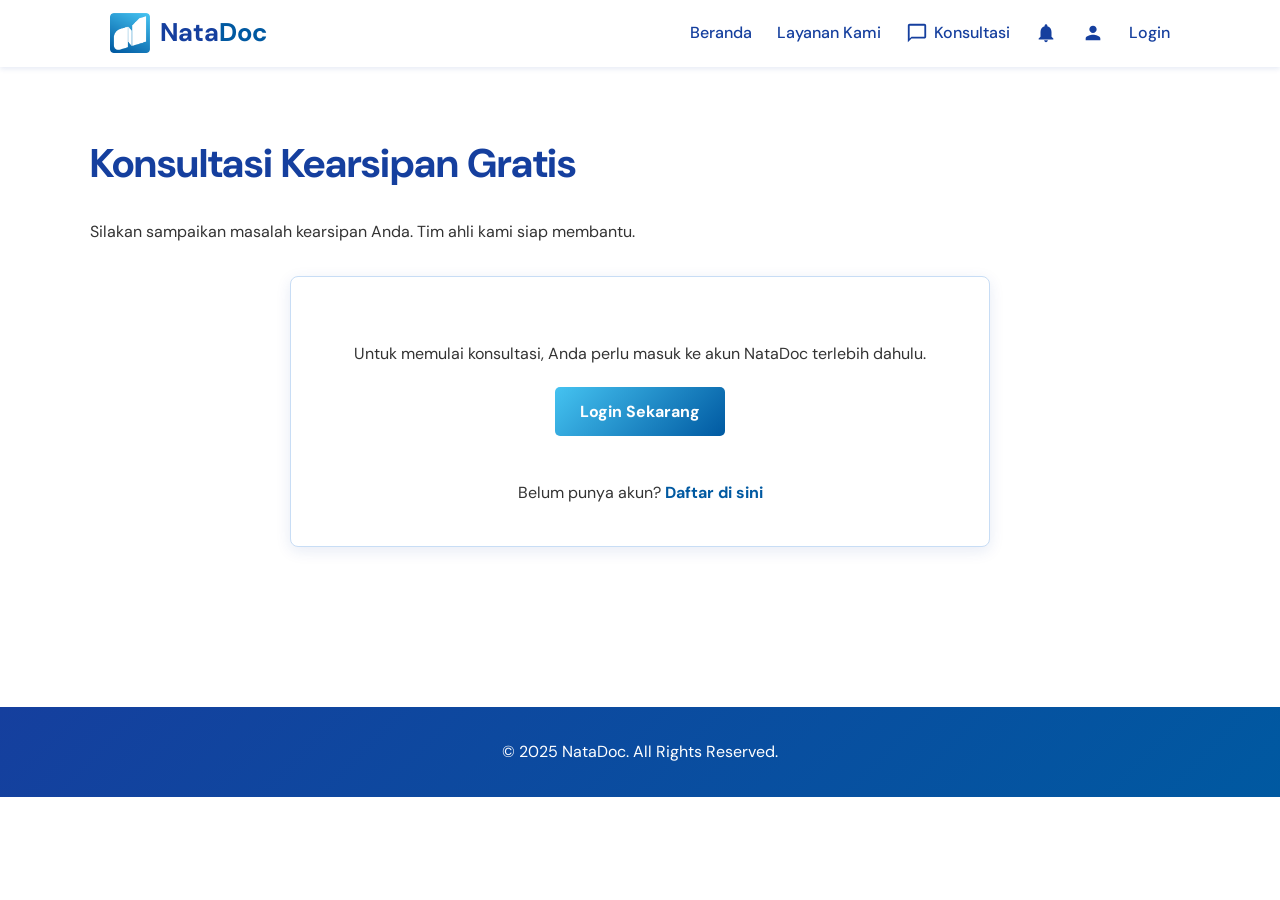
<file: konsultasi.html>
<!DOCTYPE html>
<html lang="id">
<head>
    <meta charset="UTF-8">
    <meta name="viewport" content="width=device-width, initial-scale=1.0">
    <title>Konsultasi Gratis - NataDoc</title>
    <link rel="stylesheet" href="assets/css/style.css">
</head>
<body>

<svg width="0" height="0" style="position:absolute">
  <symbol id="icon-chat" viewBox="0 0 24 24" fill="currentColor">
    <path d="M20 2H4c-1.1 0-2 .9-2 2v18l4-4h14c1.1 0 2-.9 2-2V4c0-1.1-.9-2-2-2zm0 14H6l-2 2V4h16v12z"/>
  </symbol>
  <symbol id="icon-bell" viewBox="0 0 24 24" fill="currentColor">
    <path d="M12 22c1.1 0 2-.9 2-2h-4c0 1.1.9 2 2 2zm6-6v-5c0-3.07-1.63-5.64-4.5-6.32V4c0-.83-.67-1.5-1.5-1.5s-1.5.67-1.5 1.5v.68C7.63 5.36 6 7.92 6 11v5l-2 2v1h16v-1l-2-2z"/>
  </symbol>
  <symbol id="icon-user" viewBox="0 0 24 24" fill="currentColor">
    <path d="M12 12c2.21 0 4-1.79 4-4s-1.79-4-4-4-4 1.79-4 4 1.79 4 4 4zm0 2c-2.67 0-8 1.34-8 4v2h16v-2c0-2.66-5.33-4-8-4z"/>
  </symbol>
  <symbol id="icon-paperclip" viewBox="0 0 24 24" fill="currentColor">
    <path d="M16.5 6v11.5c0 2.21-1.79 4-4 4s-4-1.79-4-4V5c0-1.38 1.12-2.5 2.5-2.5s2.5 1.12 2.5 2.5v10.5c0 .55-.45 1-1 1s-1-.45-1-1V6H10v9.5c0 1.38 1.12 2.5 2.5 2.5s2.5-1.12 2.5-2.5V5c0-2.21-1.79-4-4-4S7 2.79 7 5v12.5c0 3.04 2.46 5.5 5.5 5.5s5.5-2.46 5.5-5.5V6h-1.5z"/>
  </symbol>
  <symbol id="icon-mic" viewBox="0 0 24 24" fill="currentColor">
    <path d="M12 14c1.66 0 3-1.34 3-3V5c0-1.66-1.34-3-3-3S9 3.34 9 5v6c0 1.66 1.34 3 3 3zm5.3-3c0 3-2.54 5.1-5.3 5.1S6.7 14 6.7 11H5c0 3.41 2.72 6.23 6 6.72V21h2v-3.28c3.28-.49 6-3.31 6-6.72h-1.7z"/>
  </symbol>
  <symbol id="icon-stop" viewBox="0 0 24 24" fill="currentColor">
    <path d="M6 6h12v12H6z"/>
  </symbol>
</svg>

    <header>
        <nav class="container">
            <a href="index.html" class="brand-logo">
                <img src="assets/images/logo-natadoc.png" alt="NataDoc Logo">
                <span class="logo-text">Nata<span>Doc</span></span>
            </a>
           <ul class="nav-links">
                <li><a href="index.html">Beranda</a></li>
                <li><a href="layanan.html">Layanan Kami</a></li>
                <li><a href="konsultasi.html">
                    <svg class="icon nav-icon"><use xlink:href="#icon-chat"></use></svg>
                    Konsultasi
                </a></li>
                <li><a href="notifications.html" title="Notifikasi">
                    <svg class="icon nav-icon"><use xlink:href="#icon-bell"></use></svg>
                </a></li>
                <li><a href="profile.html" title="Profil">
                    <svg class="icon nav-icon"><use xlink:href="#icon-user"></use></svg>
                </a></li>
                <li><a href="login.html" id="auth-link">Login</a></li>
            </ul>
        </nav>
    </header>

    <main class="container page-content">
        <h2>Konsultasi Kearsipan Gratis</h2>
        <p>Silakan sampaikan masalah kearsipan Anda. Tim ahli kami siap membantu.</p>
        
        <div id="chat-interface" style="display: none;"> 
            <div id="chat-messages">
                </div>
            
            <div id="chat-input-area">
                <button id="file-upload-btn" class="chat-tool-btn" title="Lampirkan File">
                    <svg class="icon"><use xlink:href="#icon-paperclip"></use></svg>
                    <input type="file" id="file-input" style="display: none;" accept="image/*,video/*">
                </button>

                <button id="mic-btn" class="chat-tool-btn" title="Rekam Suara">
                    <svg class="icon" id="mic-icon"><use xlink:href="#icon-mic"></use></svg>
                </button>
                
                <textarea id="chat-input" placeholder="Ketik pesan Anda..." rows="1"></textarea>
                
                <button id="send-chat-btn" class="cta-button">Kirim</button>
            </div>
        </div>

        <div id="login-prompt" class="form-card">
            <p>Untuk memulai konsultasi, Anda perlu masuk ke akun NataDoc terlebih dahulu.</p>
            <a href="login.html" class="cta-button">Login Sekarang</a>
            <p>Belum punya akun? <a href="register.html">Daftar di sini</a></p>
        </div>

    </main>

    <footer>
        <p>&copy; 2025 NataDoc. All Rights Reserved.</p>
    </footer>

    <script src="assets/js/script.js"></script>
    <script src="assets/js/auth.js"></script>
    <script src="assets/js/chat.js"></script>
</body>
</html>
</file>
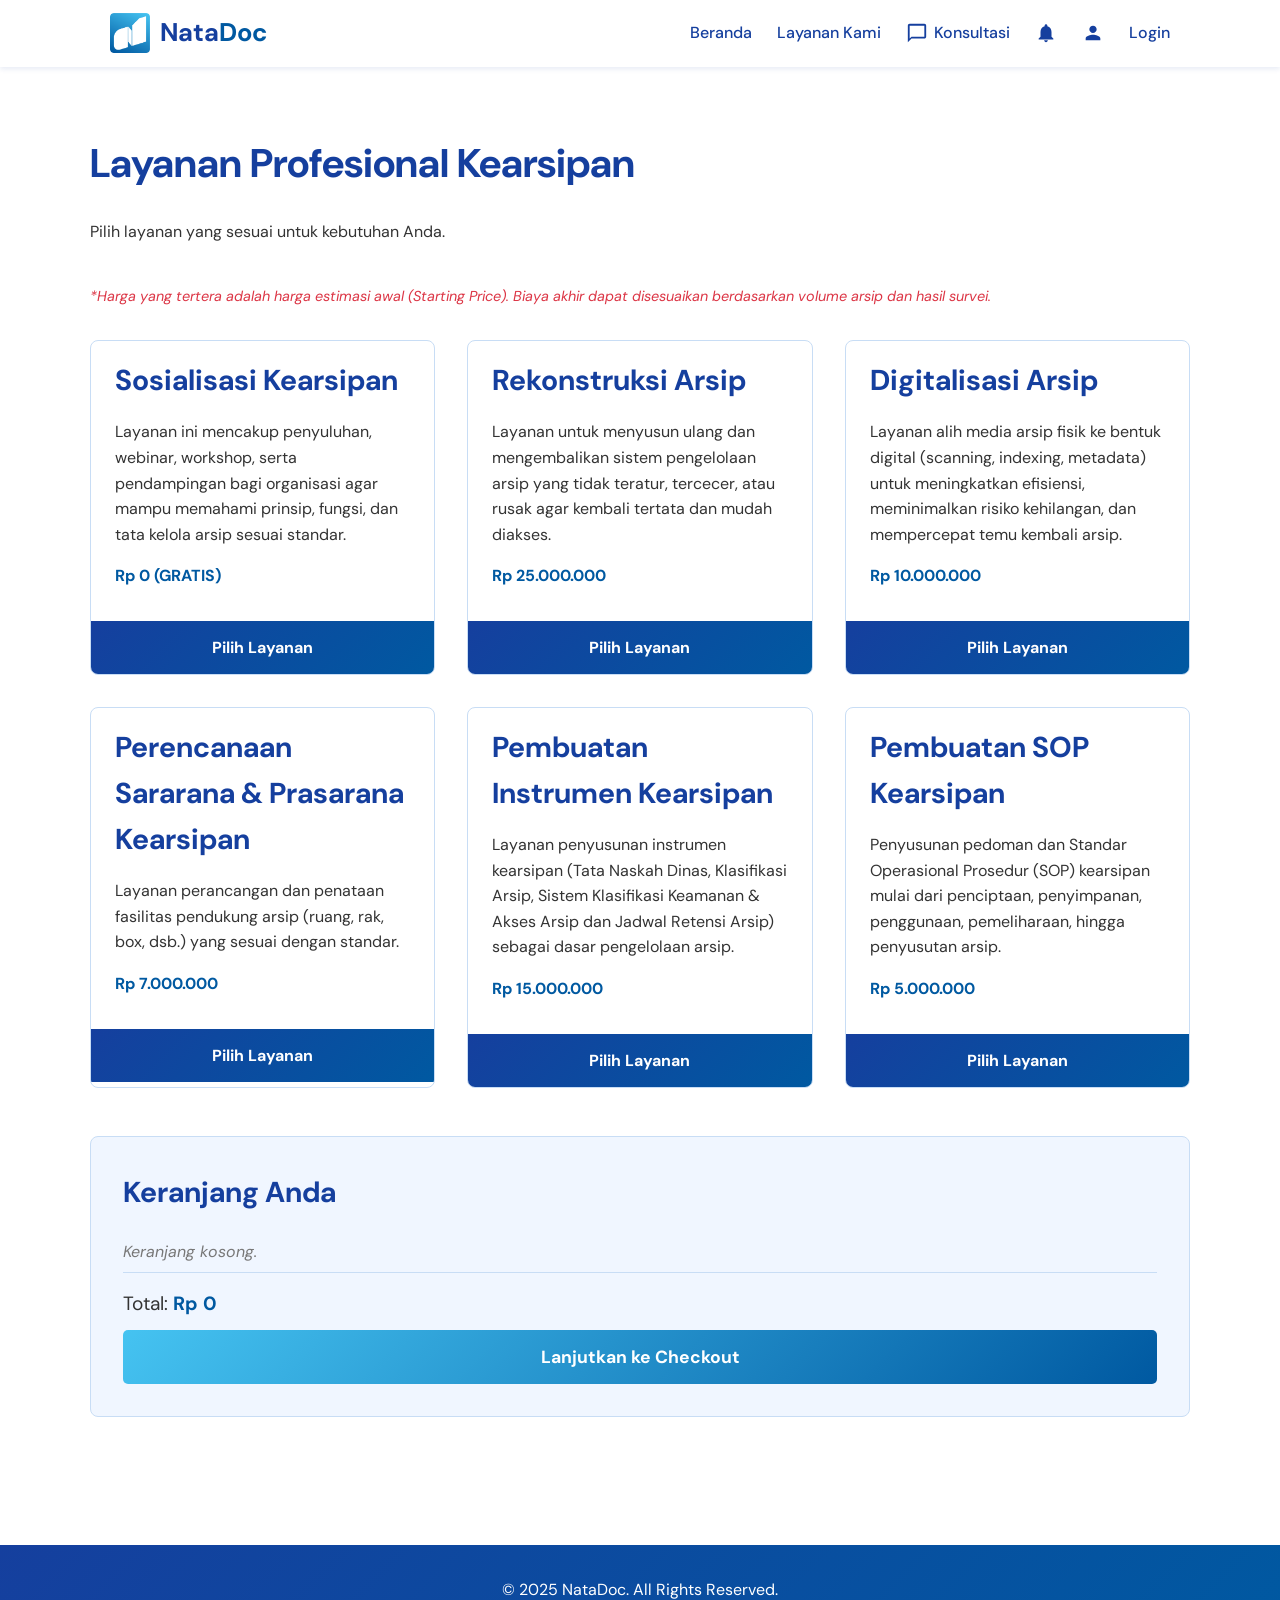
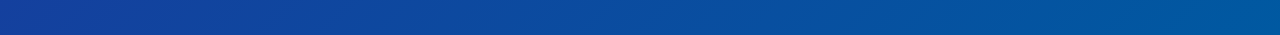
<file: layanan.html>
<!DOCTYPE html>
<html lang="id">
<head>
    <meta charset="UTF-8">
    <meta name="viewport" content="width=device-width, initial-scale=1.0">
    <title>Layanan Kami - NataDoc</title>
    <link rel="stylesheet" href="assets/css/style.css">
</head>
<body>

<svg width="0" height="0" style="position:absolute">
  <symbol id="icon-chat" viewBox="0 0 24 24" fill="currentColor">
    <path d="M20 2H4c-1.1 0-2 .9-2 2v18l4-4h14c1.1 0 2-.9 2-2V4c0-1.1-.9-2-2-2zm0 14H6l-2 2V4h16v12z"/>
  </symbol>
  <symbol id="icon-bell" viewBox="0 0 24 24" fill="currentColor">
    <path d="M12 22c1.1 0 2-.9 2-2h-4c0 1.1.9 2 2 2zm6-6v-5c0-3.07-1.63-5.64-4.5-6.32V4c0-.83-.67-1.5-1.5-1.5s-1.5.67-1.5 1.5v.68C7.63 5.36 6 7.92 6 11v5l-2 2v1h16v-1l-2-2z"/>
  </symbol>
  <symbol id="icon-user" viewBox="0 0 24 24" fill="currentColor">
    <path d="M12 12c2.21 0 4-1.79 4-4s-1.79-4-4-4-4 1.79-4 4 1.79 4 4 4zm0 2c-2.67 0-8 1.34-8 4v2h16v-2c0-2.66-5.33-4-8-4z"/>
  </symbol>
</svg>

<header>
    <nav class="container">
        <a href="index.html" class="brand-logo">
            <img src="assets/images/logo-natadoc.png" alt="NataDoc Logo">
            <span class="logo-text">Nata<span>Doc</span></span>
        </a>
        <ul class="nav-links">
            <li><a href="index.html">Beranda</a></li>
            <li><a href="layanan.html">Layanan Kami</a></li>
            <li><a href="konsultasi.html">
                <svg class="icon nav-icon"><use xlink:href="#icon-chat"></use></svg>
                Konsultasi
            </a></li>
            <li><a href="notifications.html" title="Notifikasi">
                <svg class="icon nav-icon"><use xlink:href="#icon-bell"></use></svg>
            </a></li>
            <li><a href="profile.html" title="Profil">
                <svg class="icon nav-icon"><use xlink:href="#icon-user"></use></svg>
            </a></li>
            <li><a href="login.html" id="auth-link">Login</a></li>
        </ul>
    </nav>
</header>

<main class="container page-content">
    <h2>Layanan Profesional Kearsipan</h2>
    <p>Pilih layanan yang sesuai untuk kebutuhan Anda.</p>
    <br></br>
    <p style="font-size: 0.9rem; color: #dc3545; margin-top: -10px; margin-bottom: 30px; font-style: italic;">
        *Harga yang tertera adalah harga estimasi awal (Starting Price). Biaya akhir dapat disesuaikan berdasarkan volume arsip dan hasil survei.
    </p>

    <div id="service-list">
        
        <div class="service-card" data-id="1" data-name="Sosialisasi Kearsipan" data-price="0">
            <h3>Sosialisasi Kearsipan</h3>
            <p>Layanan ini mencakup penyuluhan, webinar, workshop, serta pendampingan bagi organisasi agar mampu memahami prinsip, fungsi, dan tata kelola arsip sesuai standar.</p>
            <p class="price">Rp 0 (GRATIS)</p>
            <button class="add-to-cart-btn">Pilih Layanan</button>
        </div>

        <div class="service-card" data-id="2" data-name="Rekonstruksi Arsip" data-price="25000000">
            <h3>Rekonstruksi Arsip</h3>
            <p>Layanan untuk menyusun ulang dan mengembalikan sistem pengelolaan arsip yang tidak teratur, tercecer, atau rusak agar kembali tertata dan mudah diakses.</p>
            <p class="price">Rp 25.000.000</p>
            <button class="add-to-cart-btn">Pilih Layanan</button>
        </div>

        <div class="service-card" data-id="3" data-name="Digitalisasi Arsip" data-price="10000000">
            <h3>Digitalisasi Arsip</h3>
            <p>Layanan alih media arsip fisik ke bentuk digital (scanning, indexing, metadata) untuk meningkatkan efisiensi, meminimalkan risiko kehilangan, dan mempercepat temu kembali arsip.</p>
            <p class="price">Rp 10.000.000</p>
            <button class="add-to-cart-btn">Pilih Layanan</button>
        </div>

        <div class="service-card" data-id="4" data-name="Perencanaan Sarana & Prasarana Kearsipan" data-price="7000000">
            <h3>Perencanaan Sararana & Prasarana Kearsipan</h3>
            <p>Layanan perancangan dan penataan fasilitas pendukung arsip (ruang, rak, box, dsb.) yang sesuai dengan standar.</p>
            <p class="price">Rp 7.000.000</p>
            <button class="add-to-cart-btn">Pilih Layanan</button>
        </div>

        <div class="service-card" data-id="5" data-name="Pembuatan Instrumen Kearsipan" data-price="15000000">
            <h3>Pembuatan Instrumen Kearsipan</h3>
            <p>Layanan penyusunan instrumen kearsipan (Tata Naskah Dinas, Klasifikasi Arsip, Sistem Klasifikasi Keamanan & Akses Arsip dan Jadwal Retensi Arsip) sebagai dasar pengelolaan arsip.</p>
            <p class="price">Rp 15.000.000</p>
            <button class="add-to-cart-btn">Pilih Layanan</button>
        </div>

         <div class="service-card" data-id="6" data-name="Pembuatan SOP Kearsipan" data-price="5000000">
            <h3>Pembuatan SOP Kearsipan</h3>
            <p>Penyusunan pedoman dan Standar Operasional Prosedur (SOP) kearsipan mulai dari penciptaan, penyimpanan, penggunaan, pemeliharaan, hingga penyusutan arsip.</p>
            <p class="price">Rp 5.000.000</p>
            <button class="add-to-cart-btn">Pilih Layanan</button>
        </div>

    </div>

    <div id="cart">
        <h3>Keranjang Anda</h3>
        
        <ul id="cart-items"></ul>

        <p style="margin-top: 15px; font-size: 1.2rem;">Total: <span id="cart-total" style="font-weight: bold; color: var(--secondary-color);">Rp 0</span></p>
        <button id="checkout-btn" class="cta-button" style="width: 100%; margin-top: 10px;">Lanjutkan ke Checkout</button>
    </div>

</main>

<footer>
    <p>&copy; 2025 NataDoc. All Rights Reserved.</p>
</footer>

<script src="assets/js/script.js"></script>
<script src="assets/js/auth.js"></script>
</body>
</html>
</file>
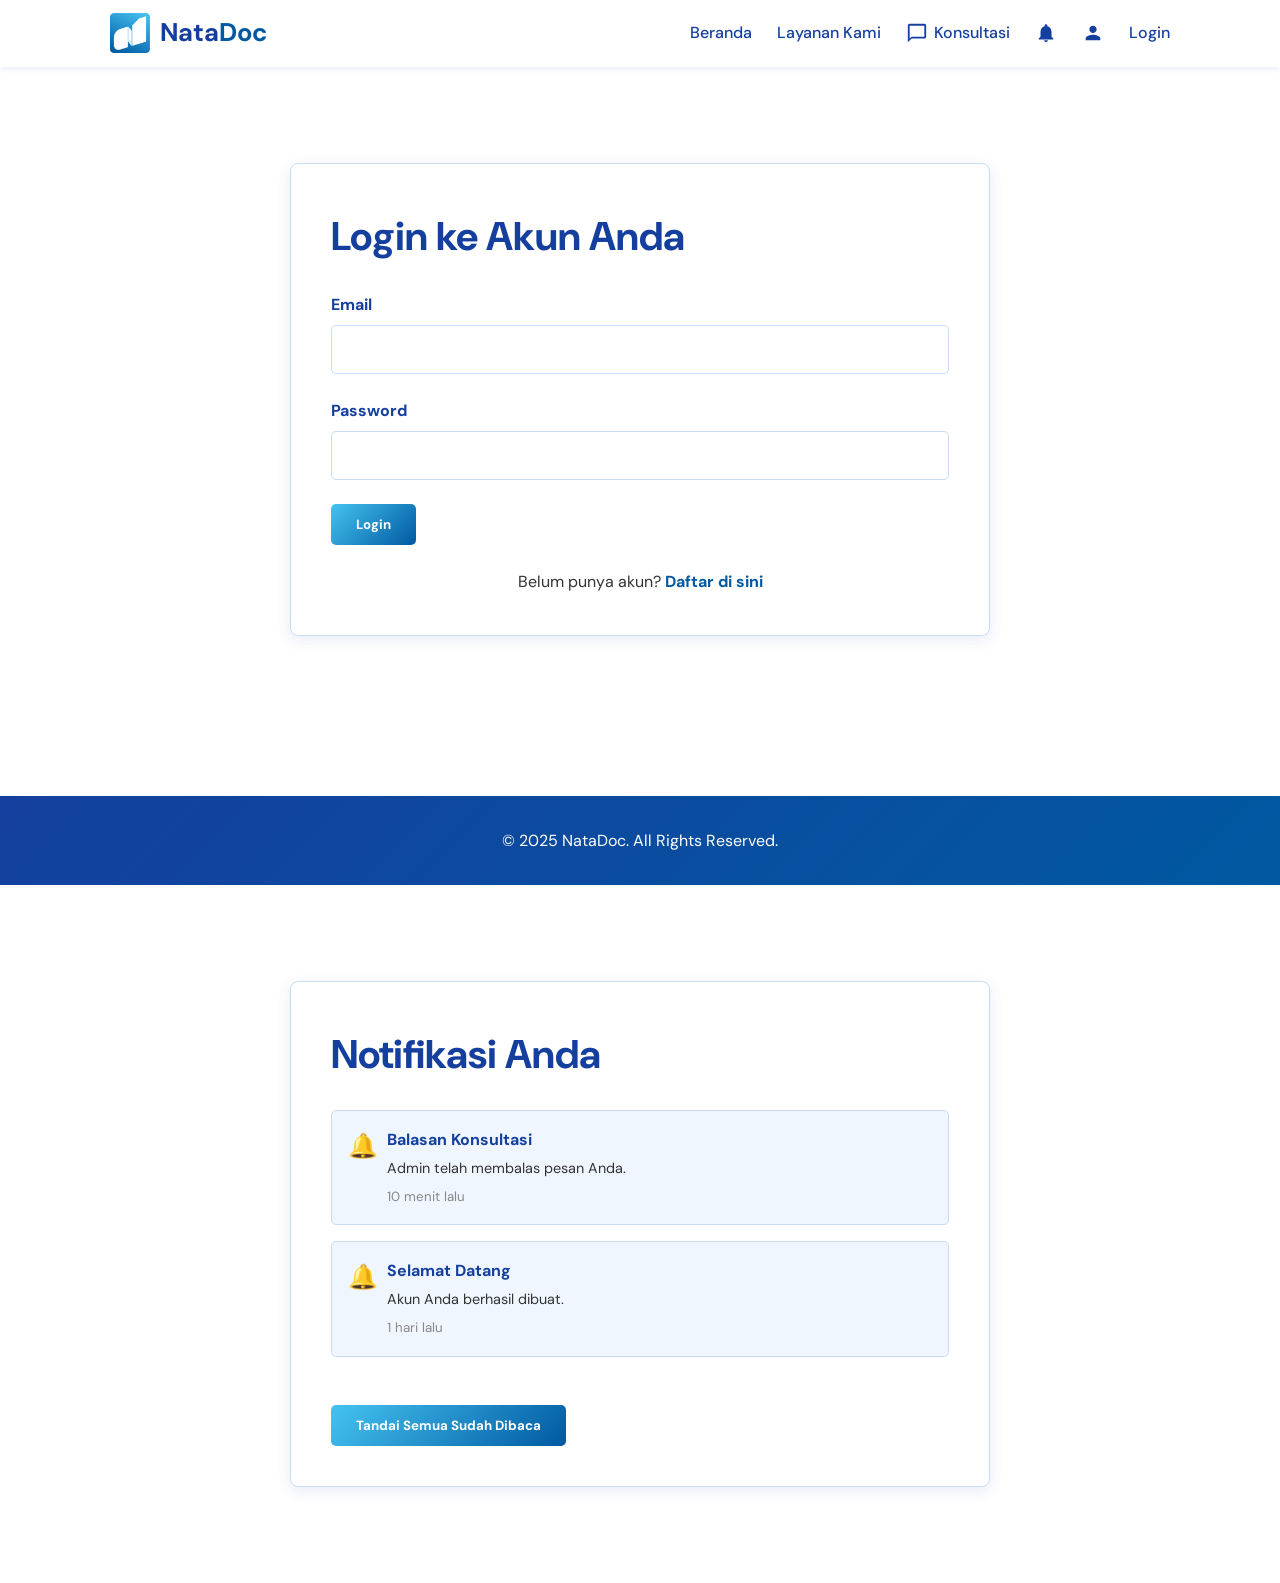
<file: login.html>
<!DOCTYPE html>
<html lang="id">
<head>
    <meta charset="UTF-8">
    <meta name="viewport" content="width=device-width, initial-scale=1.0">
    <title>Login ke Akun NataDoc</title>
    <link rel="stylesheet" href="assets/css/style.css">
</head>
<body>

<svg width="0" height="0" style="position:absolute">
  <symbol id="icon-chat" viewBox="0 0 24 24" fill="currentColor">
    <path d="M20 2H4c-1.1 0-2 .9-2 2v18l4-4h14c1.1 0 2-.9 2-2V4c0-1.1-.9-2-2-2zm0 14H6l-2 2V4h16v12z"/>
  </symbol>
  <symbol id="icon-bell" viewBox="0 0 24 24" fill="currentColor">
    <path d="M12 22c1.1 0 2-.9 2-2h-4c0 1.1.9 2 2 2zm6-6v-5c0-3.07-1.63-5.64-4.5-6.32V4c0-.83-.67-1.5-1.5-1.5s-1.5.67-1.5 1.5v.68C7.63 5.36 6 7.92 6 11v5l-2 2v1h16v-1l-2-2z"/>
  </symbol>
  <symbol id="icon-user" viewBox="0 0 24 24" fill="currentColor">
    <path d="M12 12c2.21 0 4-1.79 4-4s-1.79-4-4-4-4 1.79-4 4 1.79 4 4 4zm0 2c-2.67 0-8 1.34-8 4v2h16v-2c0-2.66-5.33-4-8-4z"/>
  </symbol>
  <symbol id="icon-paperclip" viewBox="0 0 24 24" fill="currentColor">
    <path d="M16.5 6v11.5c0 2.21-1.79 4-4 4s-4-1.79-4-4V5c0-1.38 1.12-2.5 2.5-2.5s2.5 1.12 2.5 2.5v10.5c0 .55-.45 1-1 1s-1-.45-1-1V6H10v9.5c0 1.38 1.12 2.5 2.5 2.5s2.5-1.12 2.5-2.5V5c0-2.21-1.79-4-4-4S7 2.79 7 5v12.5c0 3.04 2.46 5.5 5.5 5.5s5.5-2.46 5.5-5.5V6h-1.5z"/>
  </symbol>
  <symbol id="icon-mic" viewBox="0 0 24 24" fill="currentColor">
    <path d="M12 14c1.66 0 3-1.34 3-3V5c0-1.66-1.34-3-3-3S9 3.34 9 5v6c0 1.66 1.34 3 3 3zm5.3-3c0 3-2.54 5.1-5.3 5.1S6.7 14 6.7 11H5c0 3.41 2.72 6.23 6 6.72V21h2v-3.28c3.28-.49 6-3.31 6-6.72h-1.7z"/>
  </symbol>
  <symbol id="icon-stop" viewBox="0 0 24 24" fill="currentColor">
    <path d="M6 6h12v12H6z"/>
  </symbol>
</svg>

    <header>
        <nav class="container">
            <a href="index.html" class="brand-logo">
                <img src="assets/images/logo-natadoc.png" alt="NataDoc Logo">
                <span class="logo-text">Nata<span>Doc</span></span>
            </a>
           <ul class="nav-links">
    <li><a href="index.html">Beranda</a></li>
    <li><a href="layanan.html">Layanan Kami</a></li>
    <li><a href="konsultasi.html">
        <svg class="icon nav-icon"><use xlink:href="#icon-chat"></use></svg>
        Konsultasi
    </a></li>
    <li><a href="notifications.html" title="Notifikasi">
        <svg class="icon nav-icon"><use xlink:href="#icon-bell"></use></svg>
    </a></li>
    <li><a href="profile.html" title="Profil">
        <svg class="icon nav-icon"><use xlink:href="#icon-user"></use></svg>
    </a></li>
    <li><a href="login.html" id="auth-link">Login</a></li>
</ul>
        </nav>
    </header>

    <main class="container page-content">
        <div class="form-card">
            <h2>Login ke Akun Anda</h2>
            <form id="login-form">
                <div class="form-group">
                    <label for="login-email">Email</label>
                    <input type="email" id="login-email" required>
                </div>
                <div class="form-group">
                    <label for="login-password">Password</label>
                    <input type="password" id="login-password" required>
                </div>
                <button type="submit" class="cta-button">Login</button>
            </form>
            <p>Belum punya akun? <a href="register.html">Daftar di sini</a></p>
        </div>
    </main>

    <footer>
        <p>&copy; 2025 NataDoc. All Rights Reserved.</p>
    </footer>

    <script src="assets/js/script.js"></script>
    <script src="assets/js/auth.js"></script>
</body>
</html>

<main class="container page-content">
    <div class="form-card">
        <h2>Notifikasi Anda</h2>
        
        <div id="notification-list"></div>

        <button class="cta-button" id="mark-all-read-btn" style="margin-top: 2rem;">Tandai Semua Sudah Dibaca</button>
    </div>
</main>

<script src="assets/js/script.js"></script>
<script src="assets/js/auth.js"></script>

<script>
    document.addEventListener('DOMContentLoaded', () => {
        const notifList = document.getElementById('notification-list');
        
        // Data Dummy awal (agar tidak kosong saat pertama buka)
        const defaultNotifs = [
            { title: "Balasan Konsultasi", message: "Admin telah membalas pesan Anda.", time: "10 menit lalu", read: true },
            { title: "Selamat Datang", message: "Akun Anda berhasil dibuat.", time: "1 hari lalu", read: true }
        ];

        // Ambil dari localStorage, kalau kosong pakai default
        let notifications = JSON.parse(localStorage.getItem('natadocNotifications'));
        if (!notifications) {
            notifications = defaultNotifs;
            localStorage.setItem('natadocNotifications', JSON.stringify(notifications));
        }

        // Render Notifikasi ke HTML
        notifList.innerHTML = '';
        notifications.forEach(notif => {
            const item = document.createElement('div');
            item.className = `notification-item ${notif.read ? '' : 'unread'}`;
            item.innerHTML = `
                <span class="icon" style="font-size: 1.5rem; margin-right: 15px; color: var(--secondary-color);">🔔</span> 
                <div class="content">
                    <h4 style="margin: 0; color: var(--primary-color);">${notif.title}</h4>
                    <p style="margin: 5px 0;">${notif.message}</p>
                    <small style="color: #888;">${notif.time}</small>
                </div>
            `;
            notifList.appendChild(item);
        });

        // Update tombol "Tandai Baca"
        document.getElementById('mark-all-read-btn').addEventListener('click', () => {
            notifications.forEach(n => n.read = true);
            localStorage.setItem('natadocNotifications', JSON.stringify(notifications));
            location.reload(); // Refresh halaman untuk lihat efeknya
        });
    });
</script>
</file>
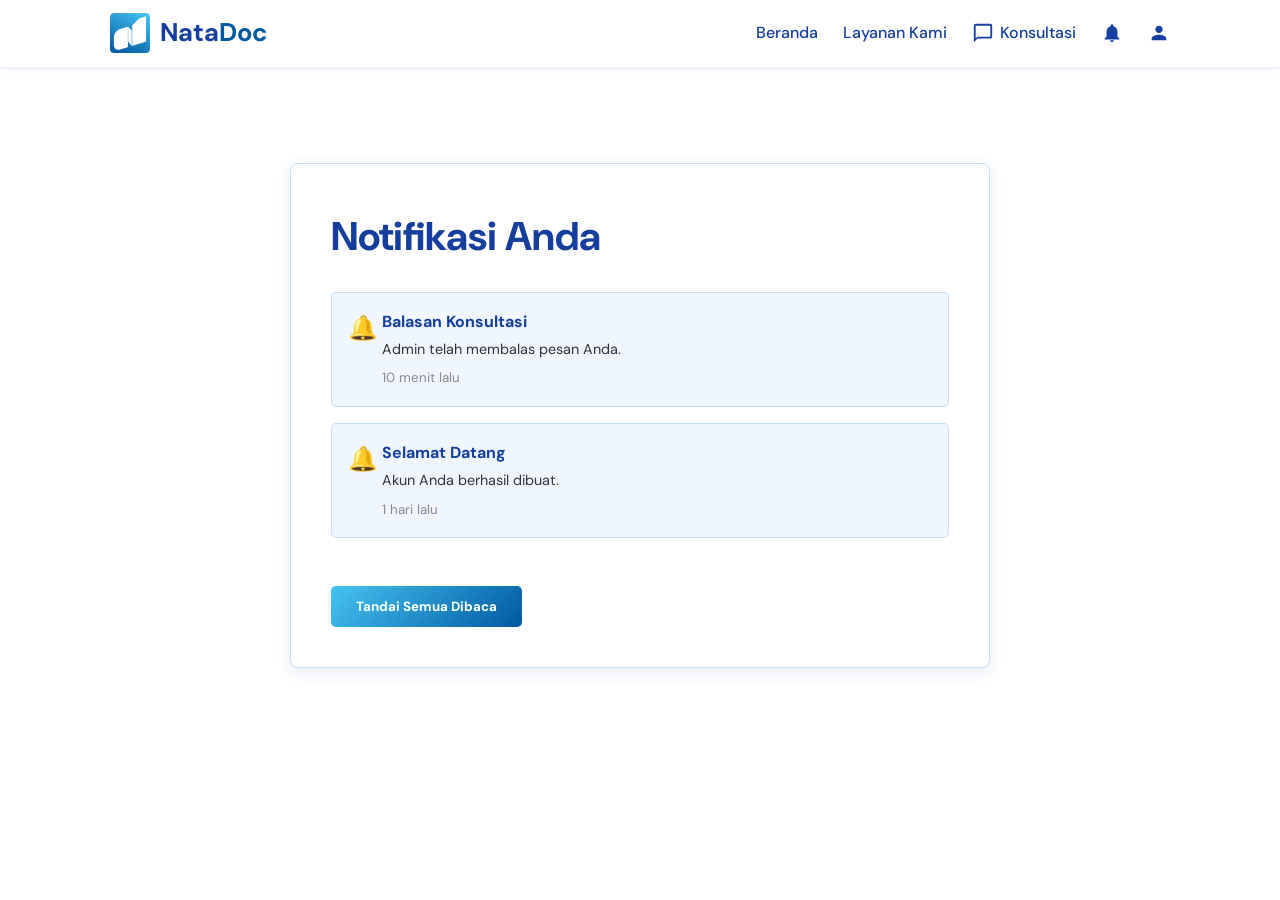
<file: notifications.html>
<!DOCTYPE html>
<html lang="id">
<head>
    <meta charset="UTF-8">
    <meta name="viewport" content="width=device-width, initial-scale=1.0">
    <title>Notifications - NataDoc</title>
    <link rel="stylesheet" href="assets/css/style.css">
</head>
<body>
 <!-- SVG Sprite (sama persis dengan index.html) -->
    <svg width="0" height="0" style="position:absolute">
        <symbol id="icon-chat" viewBox="0 0 24 24" fill="currentColor">
            <path d="M20 2H4c-1.1 0-2 .9-2 2v18l4-4h14c1.1 0 2-.9 2-2V4c0-1.1-.9-2-2-2zm0 14H6l-2 2V4h16v12z"/>
        </symbol>
        <symbol id="icon-bell" viewBox="0 0 24 24" fill="currentColor">
            <path d="M12 22c1.1 0 2-.9 2-2h-4c0 1.1.9 2 2 2zm6-6v-5c0-3.07-1.63-5.64-4.5-6.32V4c0-.83-.67-1.5-1.5-1.5s-1.5.67-1.5 1.5v.68C7.63 5.36 6 7.92 6 11v5l-2 2v1h16v-1l-2-2z"/>
        </symbol>
        <symbol id="icon-user" viewBox="0 0 24 24" fill="currentColor">
            <path d="M12 12c2.21 0 4-1.79 4-4s-1.79-4-4-4-4 1.79-4 4 1.79 4 4 4zm0 2c-2.67 0-8 1.34-8 4v2h16v-2c0-2.66-5.33-4-8-4z"/>
        </symbol>
    </svg>
 
    <header>
        <nav class="container">
            <a href="index.html" class="brand-logo">
                <img src="assets/images/logo-natadoc.png" alt="NataDoc Logo">
                <span class="logo-text">Nata<span>Doc</span></span>
            </a>
            <ul class="nav-links">
                <li><a href="index.html">Beranda</a></li>
                <li><a href="layanan.html">Layanan Kami</a></li>
                <li><a href="konsultasi.html">
                    <svg class="icon nav-icon"><use xlink:href="#icon-chat"></use></svg>
                    Konsultasi
                </a></li>
                <li><a href="notifications.html" title="Notifikasi">
                    <svg class="icon nav-icon"><use xlink:href="#icon-bell"></use></svg>
                </a></li>
                <li><a href="profile.html" title="Profil">
                    <svg class="icon nav-icon"><use xlink:href="#icon-user"></use></svg>
                </a></li>
                
            </ul>
        </nav>
    </header>

    <main class="container page-content">
        <div class="form-card">
            <h2>Notifikasi Anda</h2>
            <div id="notification-list">
                </div>
            <button class="cta-button" id="mark-read" style="margin-top: 2rem;">Tandai Semua Dibaca</button>
        </div>
    </main>

    <script>
        document.addEventListener('DOMContentLoaded', () => {
            const list = document.getElementById('notification-list');
            // Data dummy awal kalau kosong
            const dummy = [
                { title: "Selamat Datang", message: "Akun NataDoc berhasil dibuat.", time: "Kemarin", read: true }
            ];

            let notifs = JSON.parse(localStorage.getItem('natadocNotifications'));
            if(!notifs) {
                notifs = dummy;
                localStorage.setItem('natadocNotifications', JSON.stringify(notifs));
            }

            list.innerHTML = '';
            if(notifs.length === 0) list.innerHTML = '<p>Tidak ada notifikasi.</p>';

            notifs.forEach(n => {
                const div = document.createElement('div');
                div.className = `notification-item ${n.read ? '' : 'unread'}`;
                div.innerHTML = `
                    <span class="icon" style="font-size:1.5rem; margin-right:10px; color:var(--secondary-color)">🔔</span>
                    <div class="content">
                        <h4 style="margin:0; color:var(--primary-color)">${n.title}</h4>
                        <p style="margin:5px 0">${n.message}</p>
                        <small style="color:#888">${n.time}</small>
                    </div>
                `;
                list.appendChild(div);
            });

            document.getElementById('mark-read').addEventListener('click', () => {
                notifs.forEach(n => n.read = true);
                localStorage.setItem('natadocNotifications', JSON.stringify(notifs));
                location.reload();
            });
        });
    </script>
</body>
</html>
</file>
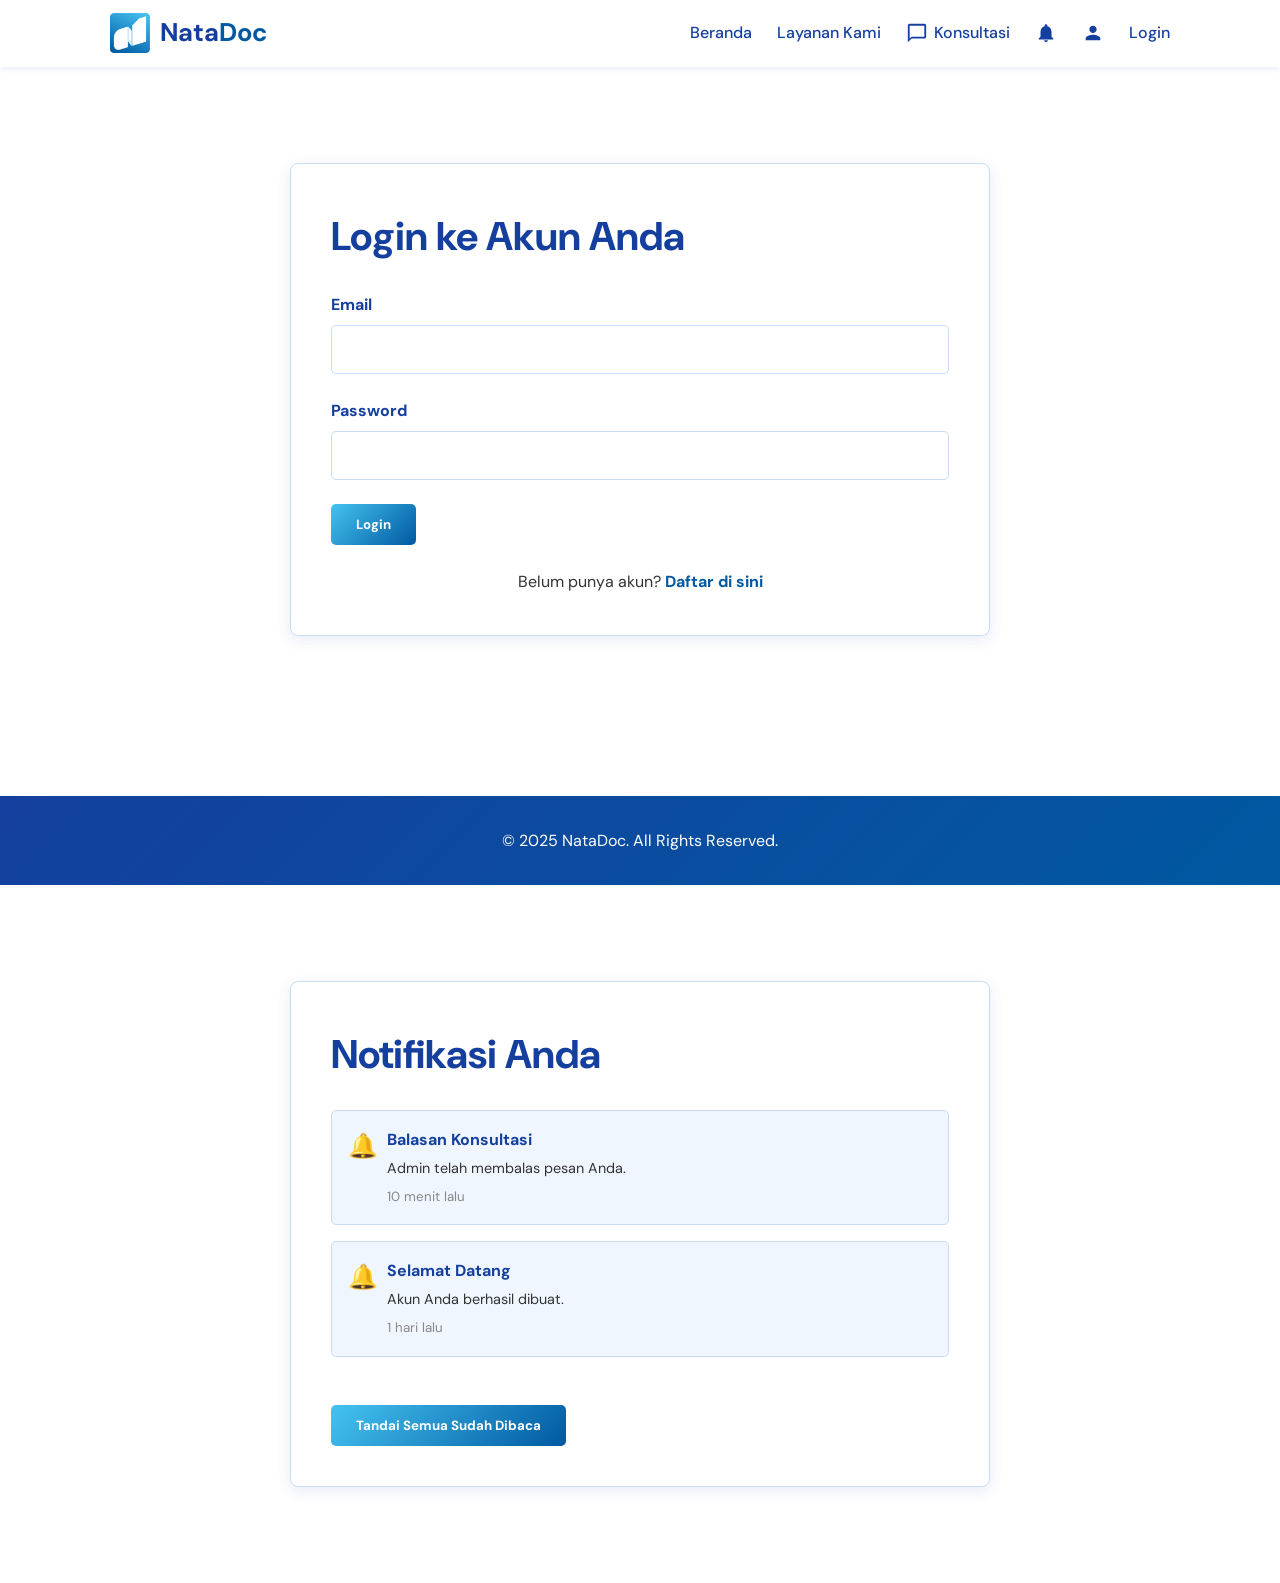
<file: profile.html>
<!DOCTYPE html>
<html lang="id">
<head>
    <meta charset="UTF-8">
    <meta name="viewport" content="width=device-width, initial-scale=1.0">
    <title>Profil Pengguna - NataDoc</title>
    <link rel="stylesheet" href="assets/css/style.css">
</head>
<body>

<svg width="0" height="0" style="position:absolute">
  <symbol id="icon-chat" viewBox="0 0 24 24" fill="currentColor">
    <path d="M20 2H4c-1.1 0-2 .9-2 2v18l4-4h14c1.1 0 2-.9 2-2V4c0-1.1-.9-2-2-2zm0 14H6l-2 2V4h16v12z"/>
  </symbol>
  <symbol id="icon-bell" viewBox="0 0 24 24" fill="currentColor">
    <path d="M12 22c1.1 0 2-.9 2-2h-4c0 1.1.9 2 2 2zm6-6v-5c0-3.07-1.63-5.64-4.5-6.32V4c0-.83-.67-1.5-1.5-1.5s-1.5.67-1.5 1.5v.68C7.63 5.36 6 7.92 6 11v5l-2 2v1h16v-1l-2-2z"/>
  </symbol>
  <symbol id="icon-user" viewBox="0 0 24 24" fill="currentColor">
    <path d="M12 12c2.21 0 4-1.79 4-4s-1.79-4-4-4-4 1.79-4 4 1.79 4 4 4zm0 2c-2.67 0-8 1.34-8 4v2h16v-2c0-2.66-5.33-4-8-4z"/>
  </symbol>
  <symbol id="icon-paperclip" viewBox="0 0 24 24" fill="currentColor">
    <path d="M16.5 6v11.5c0 2.21-1.79 4-4 4s-4-1.79-4-4V5c0-1.38 1.12-2.5 2.5-2.5s2.5 1.12 2.5 2.5v10.5c0 .55-.45 1-1 1s-1-.45-1-1V6H10v9.5c0 1.38 1.12 2.5 2.5 2.5s2.5-1.12 2.5-2.5V5c0-2.21-1.79-4-4-4S7 2.79 7 5v12.5c0 3.04 2.46 5.5 5.5 5.5s5.5-2.46 5.5-5.5V6h-1.5z"/>
  </symbol>
  <symbol id="icon-mic" viewBox="0 0 24 24" fill="currentColor">
    <path d="M12 14c1.66 0 3-1.34 3-3V5c0-1.66-1.34-3-3-3S9 3.34 9 5v6c0 1.66 1.34 3 3 3zm5.3-3c0 3-2.54 5.1-5.3 5.1S6.7 14 6.7 11H5c0 3.41 2.72 6.23 6 6.72V21h2v-3.28c3.28-.49 6-3.31 6-6.72h-1.7z"/>
  </symbol>
  <symbol id="icon-stop" viewBox="0 0 24 24" fill="currentColor">
    <path d="M6 6h12v12H6z"/>
  </symbol>
</svg>

    <header>
        <nav class="container">
            <a href="index.html" class="brand-logo">
                <img src="assets/images/logo-natadoc.png" alt="NataDoc Logo">
                <span class="logo-text">Nata<span>Doc</span></span>
            </a>
           <ul class="nav-links">
    <li><a href="index.html">Beranda</a></li>
    <li><a href="layanan.html">Layanan Kami</a></li>
    <li><a href="konsultasi.html">
        <svg class="icon nav-icon"><use xlink:href="#icon-chat"></use></svg>
        Konsultasi
    </a></li>
    <li><a href="notifications.html" title="Notifikasi">
        <svg class="icon nav-icon"><use xlink:href="#icon-bell"></use></svg>
    </a></li>
    <li><a href="profile.html" title="Profil">
        <svg class="icon nav-icon"><use xlink:href="#icon-user"></use></svg>
    </a></li>
    <li><a href="login.html" id="auth-link">Login</a></li>
</ul>
        </nav>
    </header>

    <main class="container page-content">
        <div class="form-card">
            <h2>Profil Saya</h2>
            <div class="profile-info">
                <img src="assets/images/default-profile.jpeg" alt="Profil Pengguna" id="profile-pic"> 
                <h3 id="profile-name">Nama Pengguna</h3>
                <p id="profile-email">email@contoh.com</p>
            </div>
            <div class="profile-details">
                <h4>Detail Akun</h4>
                <p><strong>Nama Lengkap:</strong> <span id="detail-name">Nama Pengguna</span></p>
                <p><strong>Email:</strong> <span id="detail-email">email@contoh.com</span></p>
                <p><strong>No. WhatsApp:</strong> <span id="detail-whatsapp">-</span></p>
                </div>
            <button class="cta-button" id="logout-btn">Logout</button>
        </div>
    </main>

    <footer>
        <p>&copy; 2025 NataDoc. All Rights Reserved.</p>
    </footer>

    <script src="assets/js/script.js"></script>
    <script src="assets/js/auth.js"></script>
</body>
</html>
</file>
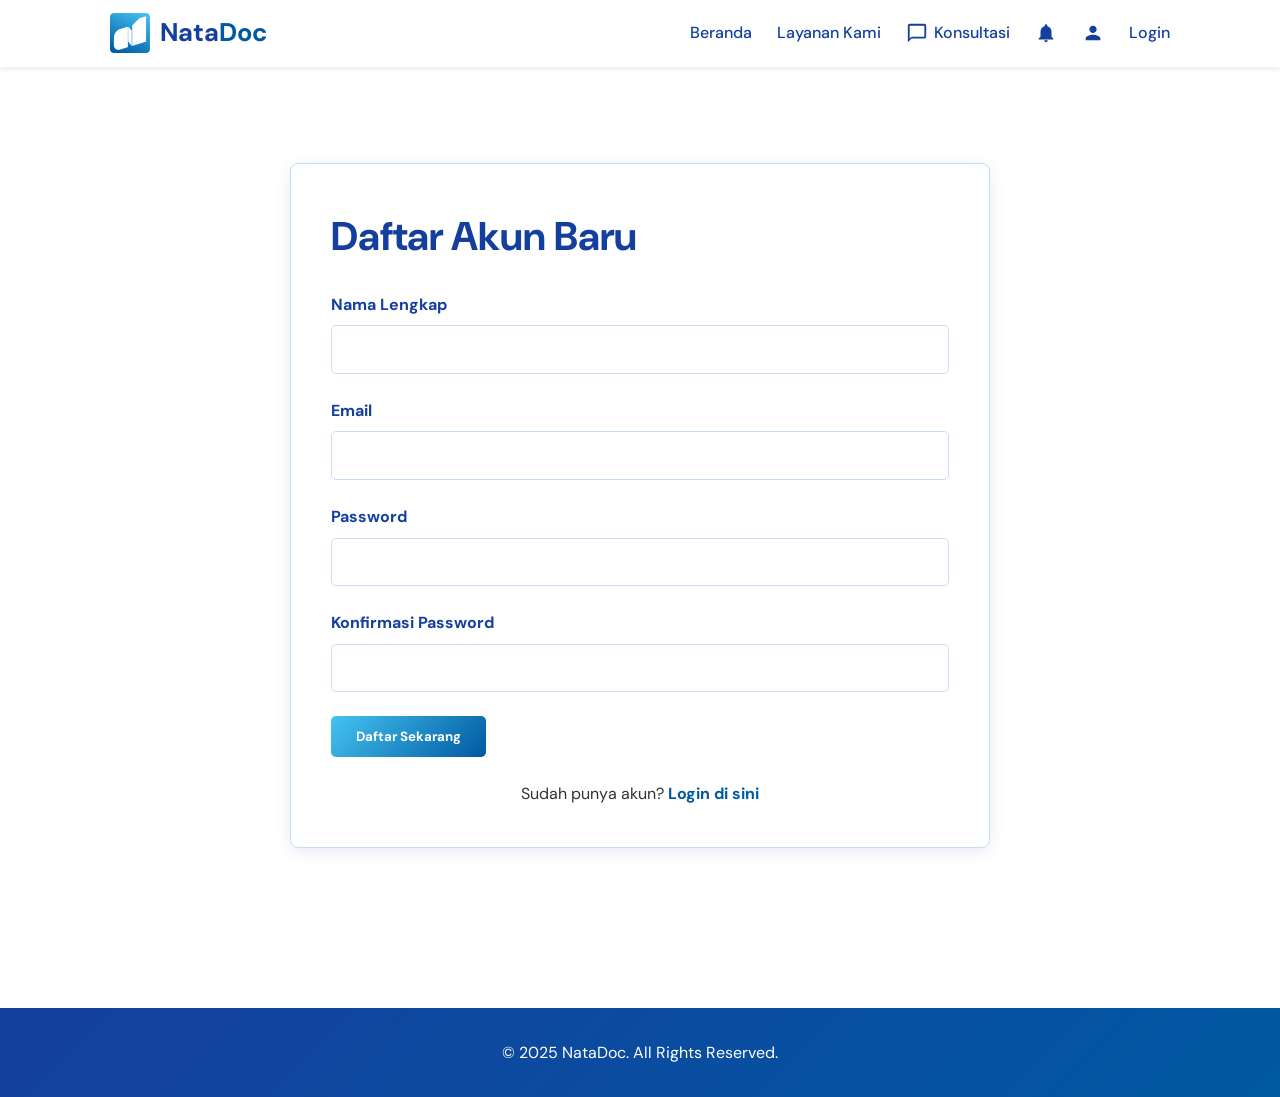
<file: register.html>
<!DOCTYPE html>
<html lang="id">
<head>
    <meta charset="UTF-8">
    <meta name="viewport" content="width=device-width, initial-scale=1.0">
    <title>Daftar Akun NataDoc</title>
    <link rel="stylesheet" href="assets/css/style.css">
</head>
<body>

<svg width="0" height="0" style="position:absolute">
  <symbol id="icon-chat" viewBox="0 0 24 24" fill="currentColor">
    <path d="M20 2H4c-1.1 0-2 .9-2 2v18l4-4h14c1.1 0 2-.9 2-2V4c0-1.1-.9-2-2-2zm0 14H6l-2 2V4h16v12z"/>
  </symbol>
  <symbol id="icon-bell" viewBox="0 0 24 24" fill="currentColor">
    <path d="M12 22c1.1 0 2-.9 2-2h-4c0 1.1.9 2 2 2zm6-6v-5c0-3.07-1.63-5.64-4.5-6.32V4c0-.83-.67-1.5-1.5-1.5s-1.5.67-1.5 1.5v.68C7.63 5.36 6 7.92 6 11v5l-2 2v1h16v-1l-2-2z"/>
  </symbol>
  <symbol id="icon-user" viewBox="0 0 24 24" fill="currentColor">
    <path d="M12 12c2.21 0 4-1.79 4-4s-1.79-4-4-4-4 1.79-4 4 1.79 4 4 4zm0 2c-2.67 0-8 1.34-8 4v2h16v-2c0-2.66-5.33-4-8-4z"/>
  </symbol>
  <symbol id="icon-paperclip" viewBox="0 0 24 24" fill="currentColor">
    <path d="M16.5 6v11.5c0 2.21-1.79 4-4 4s-4-1.79-4-4V5c0-1.38 1.12-2.5 2.5-2.5s2.5 1.12 2.5 2.5v10.5c0 .55-.45 1-1 1s-1-.45-1-1V6H10v9.5c0 1.38 1.12 2.5 2.5 2.5s2.5-1.12 2.5-2.5V5c0-2.21-1.79-4-4-4S7 2.79 7 5v12.5c0 3.04 2.46 5.5 5.5 5.5s5.5-2.46 5.5-5.5V6h-1.5z"/>
  </symbol>
  <symbol id="icon-mic" viewBox="0 0 24 24" fill="currentColor">
    <path d="M12 14c1.66 0 3-1.34 3-3V5c0-1.66-1.34-3-3-3S9 3.34 9 5v6c0 1.66 1.34 3 3 3zm5.3-3c0 3-2.54 5.1-5.3 5.1S6.7 14 6.7 11H5c0 3.41 2.72 6.23 6 6.72V21h2v-3.28c3.28-.49 6-3.31 6-6.72h-1.7z"/>
  </symbol>
  <symbol id="icon-stop" viewBox="0 0 24 24" fill="currentColor">
    <path d="M6 6h12v12H6z"/>
  </symbol>
</svg>

    <header>
        <nav class="container">
            <a href="index.html" class="brand-logo">
                <img src="assets/images/logo-natadoc.png" alt="NataDoc Logo">
                <span class="logo-text">Nata<span>Doc</span></span>
            </a>
          <ul class="nav-links">
    <li><a href="index.html">Beranda</a></li>
    <li><a href="layanan.html">Layanan Kami</a></li>
    <li><a href="konsultasi.html">
        <svg class="icon nav-icon"><use xlink:href="#icon-chat"></use></svg>
        Konsultasi
    </a></li>
    <li><a href="notifications.html" title="Notifikasi">
        <svg class="icon nav-icon"><use xlink:href="#icon-bell"></use></svg>
    </a></li>
    <li><a href="profile.html" title="Profil">
        <svg class="icon nav-icon"><use xlink:href="#icon-user"></use></svg>
    </a></li>
    <li><a href="login.html" id="auth-link">Login</a></li>
</ul>
        </nav>
    </header>

    <main class="container page-content">
        <div class="form-card">
            <h2>Daftar Akun Baru</h2>
            <form id="register-form">
                <div class="form-group">
                    <label for="reg-name">Nama Lengkap</label>
                    <input type="text" id="reg-name" required>
                </div>
                <div class="form-group">
                    <label for="reg-email">Email</label>
                    <input type="email" id="reg-email" required>
                </div>
                <div class="form-group">
                    <label for="reg-password">Password</label>
                    <input type="password" id="reg-password" required>
                </div>
                <div class="form-group">
                    <label for="reg-confirm-password">Konfirmasi Password</label>
                    <input type="password" id="reg-confirm-password" required>
                </div>
                <button type="submit" class="cta-button">Daftar Sekarang</button>
            </form>
            <p>Sudah punya akun? <a href="login.html">Login di sini</a></p>
        </div>
    </main>

    <footer>
        <p>&copy; 2025 NataDoc. All Rights Reserved.</p>
    </footer>

    <script src="assets/js/script.js"></script>
    <script src="assets/js/auth.js"></script>
</body>
</html>
</file>
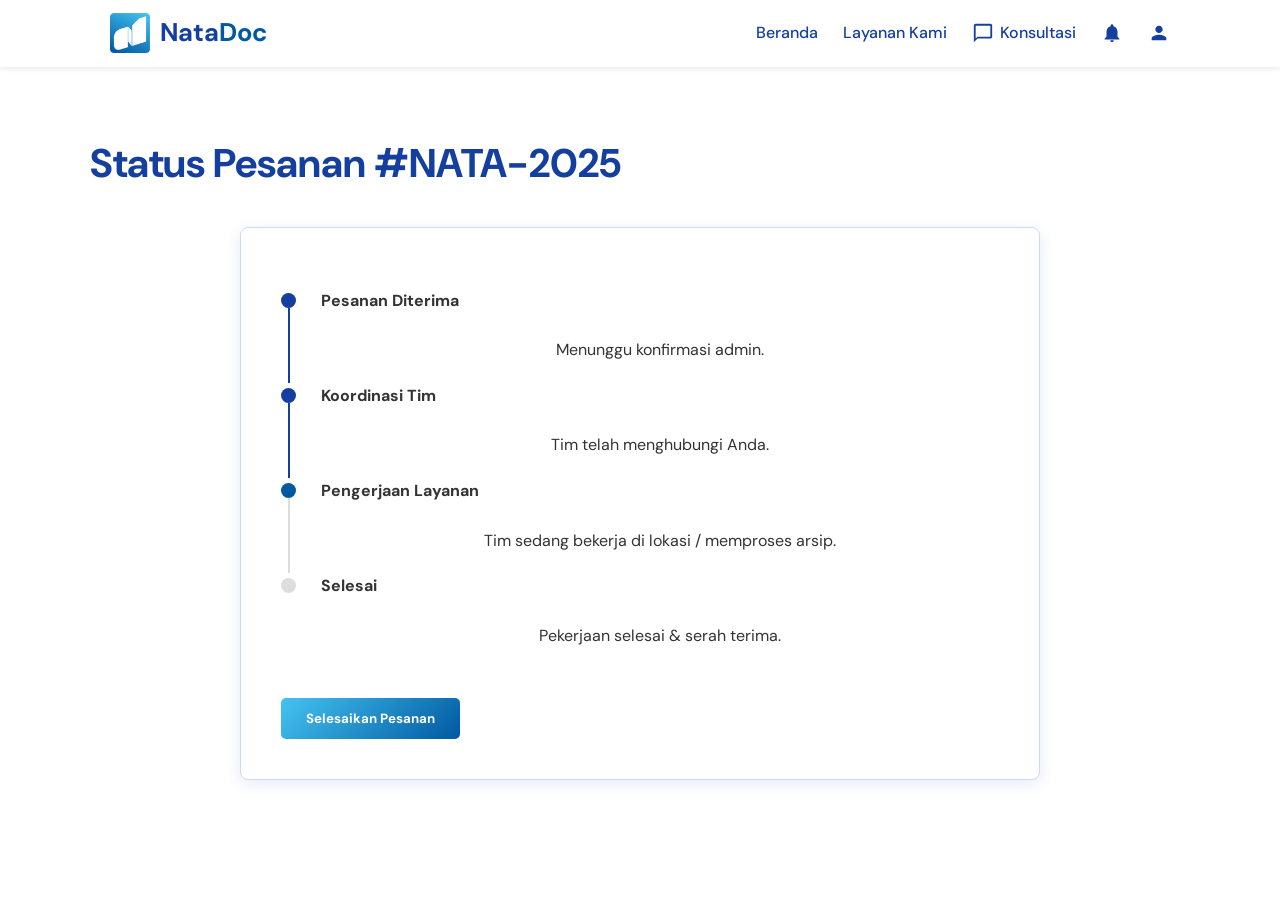
<file: tracking.html>
<!DOCTYPE html>
<html lang="id">
<head>
    <meta charset="UTF-8">
    <meta name="viewport" content="width=device-width, initial-scale=1.0">
    <title>Lacak Pesanan - NataDoc</title>
    <link rel="stylesheet" href="assets/css/style.css">
    <style>
        .timeline { list-style: none; padding: 20px 0; }
        .timeline-item { position: relative; padding-left: 40px; margin-bottom: 20px; }
        .timeline-item::before {
            content: ''; position: absolute; left: 0; top: 5px; width: 15px; height: 15px;
            background: #ddd; border-radius: 50%; z-index: 1;
        }
        .timeline-item::after {
            content: ''; position: absolute; left: 7px; top: 20px; width: 2px; height: 100%;
            background: #ddd;
        }
        .timeline-item:last-child::after { display: none; }
        
        .timeline-item.active::before { background: var(--secondary-color); }
        .timeline-item.completed::before, .timeline-item.completed::after { background: var(--primary-color); }
        
        .star-rating span { font-size: 2rem; cursor: pointer; color: #ccc; }
        .star-rating span.active { color: #f39c12; }
    </style>
</head>
<body>
    <svg width="0" height="0" style="position:absolute">
  <symbol id="icon-chat" viewBox="0 0 24 24" fill="currentColor">
    <path d="M20 2H4c-1.1 0-2 .9-2 2v18l4-4h14c1.1 0 2-.9 2-2V4c0-1.1-.9-2-2-2zm0 14H6l-2 2V4h16v12z"/>
  </symbol>
  <symbol id="icon-bell" viewBox="0 0 24 24" fill="currentColor">
    <path d="M12 22c1.1 0 2-.9 2-2h-4c0 1.1.9 2 2 2zm6-6v-5c0-3.07-1.63-5.64-4.5-6.32V4c0-.83-.67-1.5-1.5-1.5s-1.5.67-1.5 1.5v.68C7.63 5.36 6 7.92 6 11v5l-2 2v1h16v-1l-2-2z"/>
  </symbol>
  <symbol id="icon-user" viewBox="0 0 24 24" fill="currentColor">
    <path d="M12 12c2.21 0 4-1.79 4-4s-1.79-4-4-4-4 1.79-4 4 1.79 4 4 4zm0 2c-2.67 0-8 1.34-8 4v2h16v-2c0-2.66-5.33-4-8-4z"/>
  </symbol>
  <symbol id="icon-paperclip" viewBox="0 0 24 24" fill="currentColor">
    <path d="M16.5 6v11.5c0 2.21-1.79 4-4 4s-4-1.79-4-4V5c0-1.38 1.12-2.5 2.5-2.5s2.5 1.12 2.5 2.5v10.5c0 .55-.45 1-1 1s-1-.45-1-1V6H10v9.5c0 1.38 1.12 2.5 2.5 2.5s2.5-1.12 2.5-2.5V5c0-2.21-1.79-4-4-4S7 2.79 7 5v12.5c0 3.04 2.46 5.5 5.5 5.5s5.5-2.46 5.5-5.5V6h-1.5z"/>
  </symbol>
  <symbol id="icon-mic" viewBox="0 0 24 24" fill="currentColor">
    <path d="M12 14c1.66 0 3-1.34 3-3V5c0-1.66-1.34-3-3-3S9 3.34 9 5v6c0 1.66 1.34 3 3 3zm5.3-3c0 3-2.54 5.1-5.3 5.1S6.7 14 6.7 11H5c0 3.41 2.72 6.23 6 6.72V21h2v-3.28c3.28-.49 6-3.31 6-6.72h-1.7z"/>
  </symbol>
  <symbol id="icon-stop" viewBox="0 0 24 24" fill="currentColor">
    <path d="M6 6h12v12H6z"/>
  </symbol>
</svg>
    <header>
        <nav class="container">
            <a href="index.html" class="brand-logo">
                <img src="assets/images/logo-natadoc.png" alt="NataDoc Logo">
                <span class="logo-text">Nata<span>Doc</span></span>
            </a>
            <ul class="nav-links">
                <li><a href="index.html">Beranda</a></li>
                <li><a href="layanan.html">Layanan Kami</a></li>
                <li><a href="konsultasi.html">
                    <svg class="icon nav-icon"><use xlink:href="#icon-chat"></use></svg>
                    Konsultasi
                </a></li>
                <li><a href="notifications.html" title="Notifikasi">
                    <svg class="icon nav-icon"><use xlink:href="#icon-bell"></use></svg>
                </a></li>
                <li><a href="profile.html" title="Profil">
                    <svg class="icon nav-icon"><use xlink:href="#icon-user"></use></svg>
                </a></li>
                
            </ul>
        </nav>
    </header>

    <main class="container page-content">
        <h2>Status Pesanan #NATA-2025</h2>
        
        <div class="form-card" style="max-width: 800px;">
            <ul class="timeline">
                <li class="timeline-item completed">
                    <h4>Pesanan Diterima</h4>
                    <p>Menunggu konfirmasi admin.</p>
                </li>
                <li class="timeline-item completed">
                    <h4>Koordinasi Tim</h4>
                    <p>Tim telah menghubungi Anda.</p>
                </li>
                <li class="timeline-item active">
                    <h4>Pengerjaan Layanan</h4>
                    <p>Tim sedang bekerja di lokasi / memproses arsip.</p>
                </li>
                <li class="timeline-item">
                    <h4>Selesai</h4>
                    <p>Pekerjaan selesai & serah terima.</p>
                </li>
            </ul>

            <button id="finish-job-btn" class="cta-button" style="margin-top: 10px;">Selesaikan Pesanan</button>

            <div id="review-section" style="display: none; margin-top: 30px; border-top: 1px dashed #ccc; padding-top: 20px; text-align: center;">
                <h3>Review Layanan</h3>
                <div class="star-rating">
                    <span data-value="1">★</span><span data-value="2">★</span><span data-value="3">★</span><span data-value="4">★</span><span data-value="5">★</span>
                </div>
                <textarea style="width: 100%; margin-top: 10px; padding: 10px;" rows="3" placeholder="Tulis pengalaman Anda menggunakan layanan kami..."></textarea>
                
                <button id="submit-review-btn" class="cta-button" style="margin-top: 10px;">Kirim Ulasan</button>
            </div>
        </div>
    </main>

<script>
    // Referensi Elemen
    const finishBtn = document.getElementById('finish-job-btn');
    const reviewSection = document.getElementById('review-section');
    const items = document.querySelectorAll('.timeline-item');
    const submitReviewBtn = document.getElementById('submit-review-btn');

    // 1. LOGIKA TOMBOL "SELESAI"
    if (finishBtn) {
        finishBtn.addEventListener('click', () => {
            // Ubah timeline jadi hijau semua
            items.forEach(item => item.classList.add('completed'));
            
            // Sembunyikan tombol selesai, Munculkan form review
            finishBtn.style.display = 'none';
            reviewSection.style.display = 'block';

            // Kirim Notifikasi ke User
            const newNotif = {
                title: "Layanan Selesai",
                message: "Pekerjaan Rekonstruksi Arsip telah selesai. Mohon beri ulasan.",
                time: "Baru saja",
                read: false
            };
            let notifs = JSON.parse(localStorage.getItem('natadocNotifications')) || [];
            notifs.unshift(newNotif);
            localStorage.setItem('natadocNotifications', JSON.stringify(notifs));
            
            alert('Status diperbarui! Silakan isi review.');
        });
    }

    // 2. LOGIKA RATING BINTANG
    document.querySelectorAll('.star-rating span').forEach(star => {
        star.addEventListener('click', function() {
            const val = this.getAttribute('data-value');
            document.querySelectorAll('.star-rating span').forEach(s => {
                s.classList.toggle('active', s.getAttribute('data-value') <= val);
            });
        });
    });

    // 3. LOGIKA TOMBOL "KIRIM ULASAN"
    if (submitReviewBtn) {
        submitReviewBtn.addEventListener('click', () => {
            const textArea = document.querySelector('#review-section textarea');
            
            if(textArea.value.trim() === "") {
                alert("Mohon isi ulasan Anda terlebih dahulu.");
                return;
            }

            // Ganti tampilan form dengan pesan sukses
            reviewSection.innerHTML = `
                <div style="padding: 20px; background: #e8f5e9; border-radius: 8px; border: 1px solid #4caf50;">
                    <h3 style="color: #2e7d32; margin-bottom: 10px;">✅ Ulasan Terkirim!</h3>
                    <p>Terima kasih atas masukan Anda. NataDoc akan terus meningkatkan pelayanan kami.</p>
                    <br>
                    <button class="cta-button" onclick="window.location.href='index.html'">Kembali ke Beranda</button>
                </div>
            `;
        });
    }
</script>
</body>
</html>
</file>
<file: assets/css/style.css>
/* Import Font dari Google - DM SANS */
@import url('https://fonts.googleapis.com/css2?family=DM+Sans:wght@400;500;700&display=swap');

/* Variabel Warna - Updated sesuai Logo Guide NataDoc */
:root {
    --primary-color: #153F9E;
    --secondary-color: #0059A1;
    --accent-color: #45C3F1;
    --gradient-start: #45C3F1;
    --gradient-end: #0059A1;
    --background-color: #ffffff;
    --light-gray-bg: #f0f6ff;
    --text-color: #333;
    --white-color: #ffffff;
    --border-color: #c8ddf5;
}

* {
    margin: 0;
    padding: 0;
    box-sizing: border-box;
}

body {
    font-family: 'DM Sans', sans-serif;
    line-height: 1.6;
    background-color: var(--background-color);
    color: var(--text-color);
}

.container {
    max-width: 1100px;
    margin: 0 auto;
    padding: 0 20px;
}

/* Header & Navigasi */
header {
    background: var(--white-color);
    box-shadow: 0 2px 5px rgba(21, 63, 158, 0.1);
    padding: 0.8rem 0;
    position: sticky;
    top: 0;
    z-index: 1000;
}

header nav {
    display: flex;
    justify-content: space-between;
    align-items: center;
}

.brand-logo {
    display: flex;
    align-items: center;
    text-decoration: none;
}

.brand-logo img {
    height: 40px;
    margin-right: 10px;
}

.brand-logo .logo-text {
    color: var(--primary-color);
    font-size: 1.6rem;
    font-weight: 700;
}

.brand-logo .logo-text span {
    color: var(--secondary-color);
}

header .nav-links {
    list-style: none;
    display: flex;
    align-items: center;
}

header .nav-links li {
    margin-left: 25px;
}

header .nav-links a {
    text-decoration: none;
    font-weight: 500;
    transition: color 0.3s ease;
    display: flex;
    align-items: center;
    gap: 6px;
    color: var(--primary-color);
}

header .nav-links a:hover {
    color: var(--accent-color);
}

/* Hero Section */
#hero {
    background: linear-gradient(rgba(21, 63, 158, 0.88), rgba(0, 89, 161, 0.9)), url('assets/images/hero-image.jpg') no-repeat center center/cover;
    color: var(--white-color);
    min-height: 60vh;
    display: flex;
    justify-content: center;
    align-items: center;
    text-align: center;
    padding: 4rem 1rem;
}

.hero-content h1 {
    font-size: 3.2rem;
    font-weight: 700;
    margin-bottom: 1rem;
    line-height: 1.2;
}

.hero-content p {
    font-size: 1.2rem;
    margin-bottom: 2rem;
    font-weight: 400;
}

.cta-button {
    background: linear-gradient(135deg, var(--gradient-start), var(--gradient-end));
    color: var(--white-color);
    padding: 12px 25px;
    text-decoration: none;
    border-radius: 5px;
    font-weight: 700;
    transition: opacity 0.3s ease, transform 0.2s ease;
    border: none;
    cursor: pointer;
    display: inline-block;
    font-family: 'DM Sans', sans-serif;
}

.cta-button:hover {
    opacity: 0.88;
    transform: translateY(-2px);
}

/* Sections */
#about, #vision-mission {
    padding: 4rem 0;
    text-align: center;
}

#vision-mission {
    background-color: var(--light-gray-bg);
}

.page-content {
    padding: 4rem 0;
}

h2 {
    font-size: 2.5rem;
    margin-bottom: 1.5rem;
    color: var(--primary-color);
    font-weight: 700;
}

h3 {
    font-size: 1.8rem;
    margin-bottom: 1rem;
    color: var(--primary-color);
    font-weight: 700;
}

/* Halaman Layanan */
#service-list {
    display: grid;
    grid-template-columns: repeat(auto-fit, minmax(300px, 1fr));
    gap: 2rem;
    margin-top: 2rem;
    text-align: left;
}

.service-card {
    background: var(--white-color);
    border-radius: 8px;
    border: 1px solid var(--border-color);
    overflow: hidden;
    transition: transform 0.3s ease, box-shadow 0.3s ease;
}

.service-card:hover {
    transform: translateY(-5px);
    box-shadow: 0 8px 20px rgba(21, 63, 158, 0.15);
}

.service-card img {
    width: 100%;
    height: 200px;
    object-fit: cover;
}

.service-card h3, .service-card p {
    padding: 0 1.5rem;
}

.service-card h3 {
    margin-top: 1rem;
}

.service-card .price {
    font-weight: 700;
    color: var(--secondary-color);
    margin: 1rem 0;
    padding: 0 1.5rem;
}

.add-to-cart-btn {
    background: linear-gradient(135deg, var(--primary-color), var(--secondary-color));
    color: var(--white-color);
    border: none;
    width: 100%;
    padding: 1rem;
    cursor: pointer;
    font-size: 1rem;
    font-weight: 700;
    font-family: 'DM Sans', sans-serif;
    transition: opacity 0.3s ease;
    margin-top: 1rem;
}

.add-to-cart-btn:hover {
    opacity: 0.85;
}

/* Keranjang */
#cart {
    margin-top: 3rem;
    background: var(--light-gray-bg);
    padding: 2rem;
    border-radius: 8px;
    border: 1px solid var(--border-color);
}

#cart-items {
    list-style: none;
    margin-bottom: 1rem;
}

#cart-items li {
    padding: 0.5rem 0;
    border-bottom: 1px solid #c8ddf5;
}

#checkout-btn {
    width: 100%;
    padding: 1rem;
    background: linear-gradient(135deg, var(--gradient-start), var(--gradient-end));
    color: var(--white-color);
    border: none;
    border-radius: 5px;
    cursor: pointer;
    font-size: 1.1rem;
    font-family: 'DM Sans', sans-serif;
    transition: opacity 0.3s ease;
}

#checkout-btn:hover {
    opacity: 0.85;
}

/* Form & Card Styling */
.form-card {
    max-width: 700px;
    margin: 2rem auto;
    text-align: left;
    background: var(--white-color);
    padding: 2.5rem;
    border-radius: 8px;
    box-shadow: 0 4px 15px rgba(21, 63, 158, 0.1);
    border: 1px solid var(--border-color);
}

.form-group {
    margin-bottom: 1.5rem;
}

.form-group label {
    display: block;
    margin-bottom: 0.5rem;
    font-weight: 700;
    color: var(--primary-color);
}

.form-group input,
.form-group textarea {
    width: 100%;
    padding: 0.8rem;
    border: 1px solid #c8ddf5;
    border-radius: 5px;
    font-family: 'DM Sans', sans-serif;
    font-size: 1rem;
}

.form-group input:focus,
.form-group textarea:focus {
    outline: none;
    border-color: var(--accent-color);
    box-shadow: 0 0 5px rgba(69, 195, 241, 0.3);
}

.form-card p {
    margin-top: 1.5rem;
    text-align: center;
}
.form-card p a {
    color: var(--secondary-color);
    text-decoration: none;
    font-weight: 700;
}
.form-card p a:hover {
    text-decoration: underline;
}

/* Chat Interface */
#chat-interface {
    max-width: 800px;
    margin: 2rem auto;
    background: var(--white-color);
    border-radius: 8px;
    box-shadow: 0 4px 15px rgba(21, 63, 158, 0.1);
    border: 1px solid var(--border-color);
    display: flex;
    flex-direction: column;
    height: 70vh;
}

#chat-messages {
    flex-grow: 1;
    padding: 1.5rem;
    overflow-y: auto;
    border-bottom: 1px solid var(--border-color);
}

.message {
    margin-bottom: 1rem;
    display: flex;
}

.message.user {
    justify-content: flex-end;
}

.message.admin .bubble {
    background-color: var(--light-gray-bg);
    color: var(--text-color);
    border-radius: 15px 15px 15px 0;
}

.message.user .bubble {
    background: linear-gradient(135deg, var(--primary-color), var(--secondary-color));
    color: var(--white-color);
    border-radius: 15px 15px 0 15px;
}

.message .bubble {
    max-width: 70%;
    padding: 10px 15px;
    word-wrap: break-word;
}

/* Styling untuk Ikon SVG */
.icon {
    width: 24px;
    height: 24px;
    vertical-align: middle;
}

.nav-icon {
    width: 22px;
    height: 22px;
}

.nav-links a:hover, .nav-links a:hover .icon {
    color: var(--accent-color);
}

#auth-link .icon {
    width: 20px;
    height: 20px;
}

/* Area Input Chat */
#chat-input-area {
    display: flex;
    padding: 1rem;
    gap: 10px;
    align-items: flex-end;
    border-top: 1px solid var(--border-color);
}

#chat-input-area textarea {
    flex-grow: 1;
    padding: 10px;
    border: 1px solid #c8ddf5;
    border-radius: 20px;
    resize: none;
    font-family: 'DM Sans', sans-serif;
    max-height: 100px;
    overflow-y: auto;
}

.chat-tool-btn {
    background: none;
    border: none;
    cursor: pointer;
    color: var(--primary-color);
    padding: 8px;
    display: flex;
    align-items: center;
    justify-content: center;
    border-radius: 50%;
    transition: background-color 0.2s ease, color 0.2s ease;
}

.chat-tool-btn:hover {
    background-color: var(--light-gray-bg);
}

.chat-tool-btn.is-recording {
    color: var(--accent-color);
    animation: pulse 1.5s infinite;
}

@keyframes pulse {
    0% { transform: scale(1); }
    50% { transform: scale(1.1); }
    100% { transform: scale(1); }
}

#send-chat-btn {
    padding: 10px 20px;
    height: fit-content;
    border-radius: 20px;
}

.message .bubble audio {
    display: block;
    width: 100%;
    max-width: 250px;
}

/* Profil & Notifikasi */
.profile-info {
    text-align: center;
    margin-bottom: 2rem;
}
.profile-info img {
    width: 120px;
    height: 120px;
    border-radius: 50%;
    object-fit: cover;
    margin-bottom: 1rem;
    border: 3px solid var(--accent-color);
}
.profile-info h3 {
    margin-bottom: 0.5rem;
}
.profile-details p {
    text-align: left;
    margin-bottom: 1rem;
    padding: 0.5rem 0;
    border-bottom: 1px dashed var(--border-color);
}
.profile-details p:last-child {
    border-bottom: none;
}
.profile-details p strong {
    font-weight: 700;
}

.notification-item {
    background: var(--light-gray-bg);
    border: 1px solid var(--border-color);
    padding: 1rem;
    border-radius: 5px;
    margin-bottom: 1rem;
    display: flex;
    align-items: flex-start;
}
.notification-item.unread {
    background: #e8f4fd;
    border-color: #45C3F1;
}
.notification-item .icon {
    margin-right: 15px;
    color: var(--accent-color);
    font-size: 1.5rem;
}
.notification-item .content h4 {
    margin-top: 0;
    margin-bottom: 0.5rem;
    color: var(--primary-color);
}
.notification-item .content p {
    font-size: 0.9rem;
    line-height: 1.4;
}

/* Footer */
footer {
    background: linear-gradient(135deg, var(--primary-color), var(--secondary-color));
    color: var(--white-color);
    text-align: center;
    padding: 2rem 0;
    margin-top: 4rem;
}

/* Report Card di Chat */
.report-card {
    background: #fff;
    border: 1px solid #c8ddf5;
    border-radius: 8px;
    padding: 15px;
    margin-top: 10px;
    box-shadow: 0 2px 5px rgba(21, 63, 158, 0.1);
    font-size: 0.9rem;
    color: #333;
}
.report-card h4 {
    color: var(--secondary-color);
    margin-bottom: 8px;
    border-bottom: 1px solid #c8ddf5;
    padding-bottom: 5px;
}
.report-card ul {
    padding-left: 20px;
    margin-bottom: 10px;
}
.report-btn {
    background: linear-gradient(135deg, var(--primary-color), var(--secondary-color));
    color: white;
    text-decoration: none;
    padding: 5px 10px;
    border-radius: 4px;
    font-size: 0.8rem;
    display: inline-block;
}

/* Modal Pembayaran */
.modal-overlay {
    position: fixed;
    top: 0; left: 0;
    width: 100%; height: 100%;
    background: rgba(21, 63, 158, 0.45);
    display: none;
    justify-content: center;
    align-items: center;
    z-index: 2000;
}

.modal-box {
    background: white;
    width: 90%;
    max-width: 500px;
    border-radius: 10px;
    overflow: hidden;
    box-shadow: 0 5px 15px rgba(21, 63, 158, 0.3);
    animation: fadeIn 0.3s ease;
}

.modal-header {
    background: linear-gradient(135deg, var(--primary-color), var(--secondary-color));
    color: white;
    padding: 15px 20px;
    display: flex;
    justify-content: space-between;
    align-items: center;
}

.close-btn {
    background: none;
    border: none;
    color: white;
    font-size: 1.5rem;
    cursor: pointer;
}

.modal-body { padding: 20px; }

.payment-option {
    display: flex;
    align-items: center;
    border: 1px solid #c8ddf5;
    padding: 10px;
    margin-bottom: 10px;
    border-radius: 5px;
    cursor: pointer;
    transition: 0.2s;
}

.payment-option:hover {
    border-color: var(--accent-color);
    background: #e8f4fd;
}

.payment-option input {
    margin-right: 15px;
    transform: scale(1.2);
}

.option-details {
    display: flex;
    flex-direction: column;
}
.bank-name {
    font-weight: bold;
    color: var(--primary-color);
}
.rek-num {
    font-size: 0.85rem;
    color: #666;
}

.modal-footer {
    padding: 15px 20px;
    background: #f0f6ff;
    text-align: center;
}

@keyframes fadeIn {
    from { opacity: 0; transform: translateY(-20px); }
    to { opacity: 1; transform: translateY(0); }
}

/* Styling Khusus untuk Kotak Login Prompt */
#login-prompt {
    display: flex;
    flex-direction: column;
    align-items: center; /* Ini yang memaksa semua item di dalamnya rata tengah */
    text-align: center;
}

#login-prompt .cta-button {
    margin: 20px 0; /* Kasih jarak atas dan bawah biar tombolnya nggak mepet teks */
}
</file>
